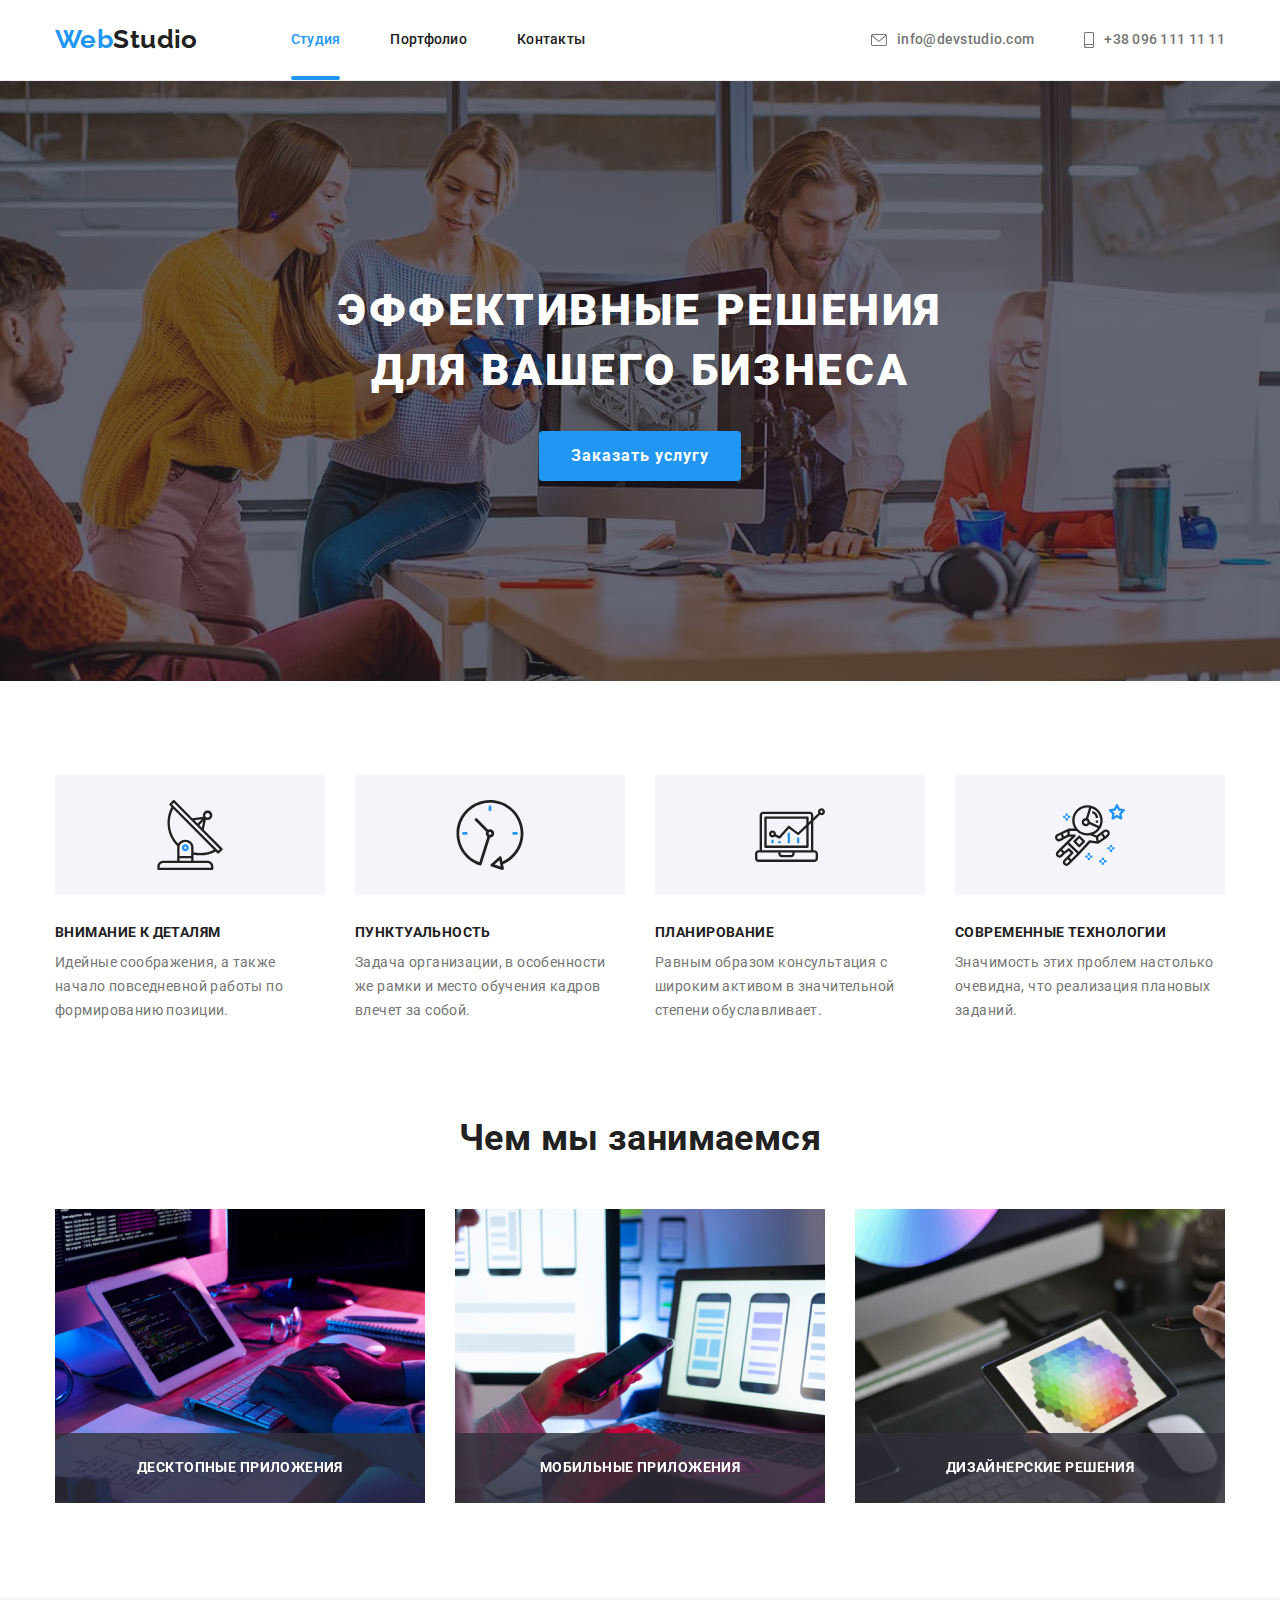
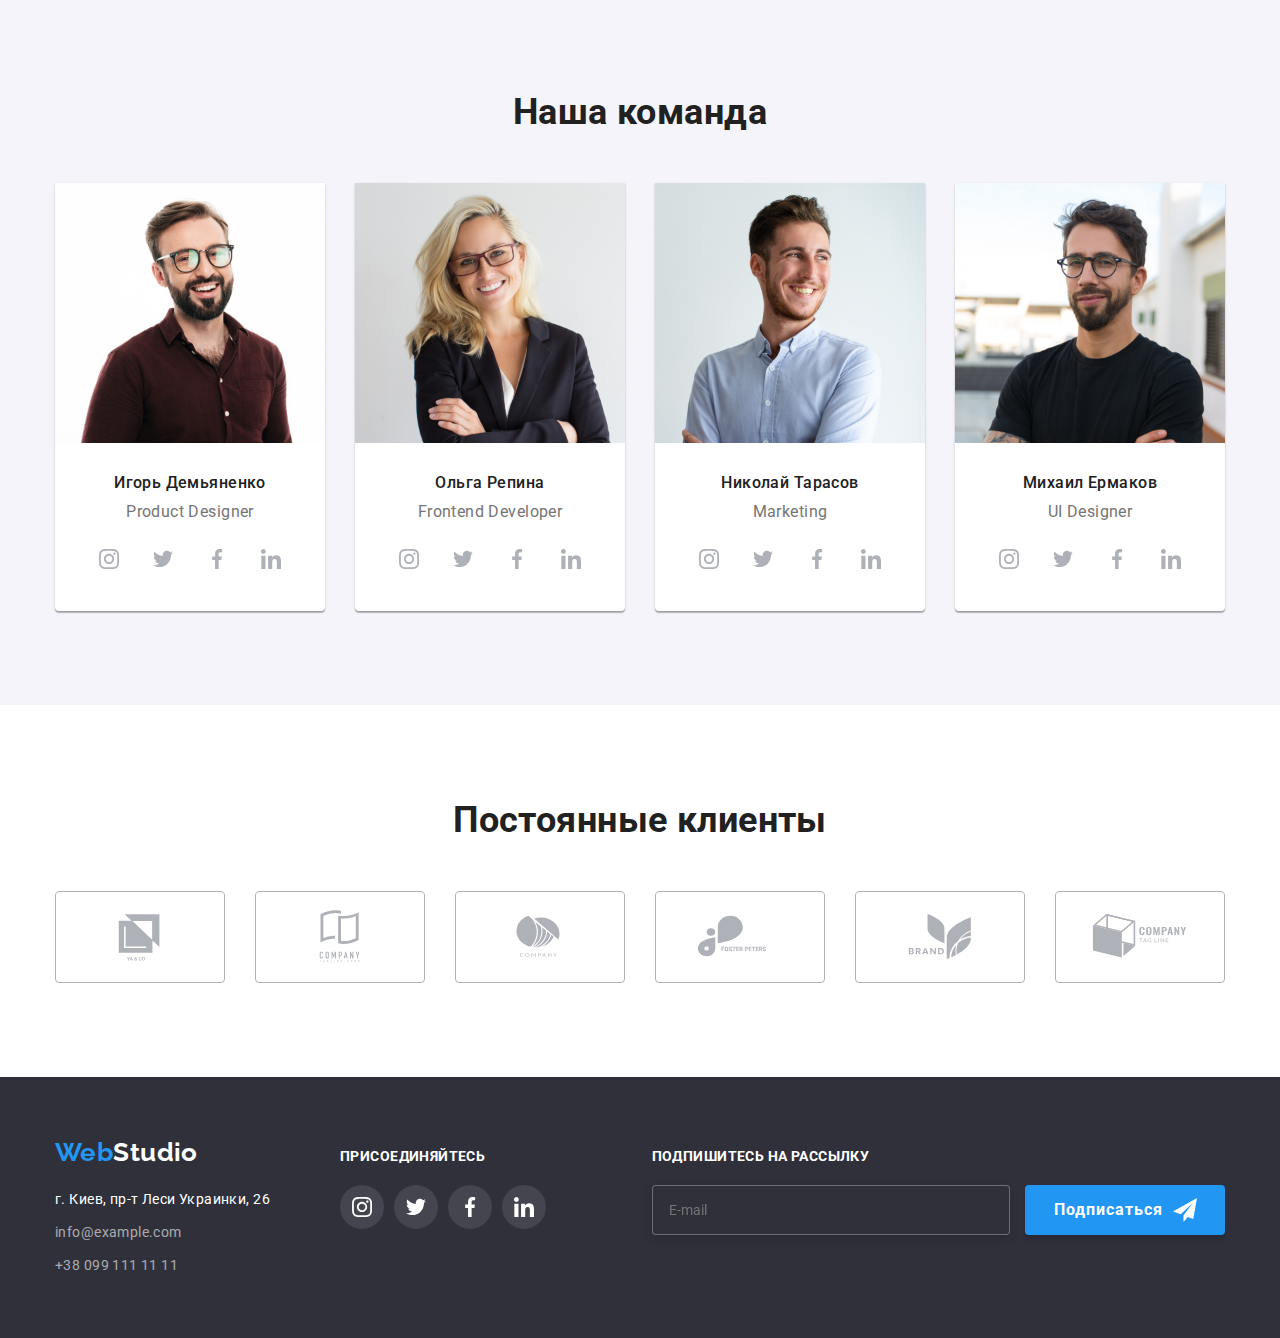
<file: index.html>
<!DOCTYPE html>
<html lang="ru">
<head>
	<meta charset="UTF-8">
	<meta http-equiv="X-UA-Compatible" content="IE=edge">
	<meta name="viewport" content="width=device-width, initial-scale=1.0">
	<title>WebStudio</title>
	<link href="https://fonts.googleapis.com/css2?family=Raleway:wght@700&family=Roboto:wght@400;500;700;900&display=swap" rel="stylesheet">
	<link rel="stylesheet" href="https://cdnjs.cloudflare.com/ajax/libs/modern-normalize/1.1.0/modern-normalize.min.css">
	<link rel="stylesheet" href="./css/style.css">
</head>
<body class="link">
	
<!-- Header сайта -->

<header>
	<div class="header container">
		<nav class="nav">
			<a href="./index.html" class="logo"><span class="logo-title">Web</span>Studio</a>
				<ul class="site-nav list-style">
				<li class="item"><a href="./index.html"  class="link current">Студия</a></li>
				<li class="item"><a href="./portfolio.html"  class="link">Портфолио</a></li>
				<li class="item"><a href=""  class="link">Контакты</a></li>
			</ul>
		</nav>
		<ul class="info list-style">
			<li class="item">
				<a href="mailto:info@devstudio.com" class="info-link" >
					<svg class="email-icon" width="16" height="12">
				<use href="./images/icons.svg#icon-emeil"
				></use>
			</svg>info@devstudio.com</a></li>
			<li class="item"><a href="tel:+380961111111" class="info-link">
				<svg class="tel-icon" width="10" height="16">
					<use href="./images/icons.svg#icon-smartphone"
					></use>
				</svg>+38 096 111 11 11</a></li>
		</ul>
	</div>
	
</header>

<!-- Main сайта -->

<main>

<section class="hero">
	<div class="container">
		<h1 class="title">Эффективные решения для вашего бизнеса</h1>
		<button type="button" class="button" data-modal-open>Заказать услугу</button>
		<div class="backdrop is-hidden" data-modal>
			<div class="modal">
				<h2 class="modal-title">Оставьте свои данные, мы вам перезвоним</h2>
				<form class="form">
					<label class="form-field">
						<span class="form-label">Имя</span>
						<input 
							type="text"
							class="form-input" 
							name="name" 
							placeholder=" "
							required/>
						
						<span class="icon-form">
							<svg width="18" height="18">
								<use href="./images/icons.svg#icon-person"></use>
							</svg>
						</span>
					</label>

					<label class="form-field">
						<span class="form-label">Телефон</span>
						<input 
							type="tel"
							class="form-input" 
							name="tel"
							placeholder=" "
							required/>
						
						<span class="icon-form">
							<svg width="18" height="18">
								<use href="./images/icons.svg#icon-phone"></use>
							</svg>
						</span>
					</label>

					<label class="form-field">
						<span class="form-label">Почта</span>
						<input 
							type="email"
							class="form-input" 
							name="mail" 
							placeholder=" "
							required/>
						<span class="icon-form">
							<svg width="18" height="18">
								<use href="./images/icons.svg#icon-email"></use>
							</svg>
						</span>
					</label>

					<label class="form-field">
						<span class="form-label">Комментарий</span>
						<textarea
							class="form-textarea"
							name="comment" 
							rows="5"
							placeholder="Введите текст"></textarea>
					</label>
					
					<label class="checkbox-label">
						<input 
							type="checkbox"
							class="form-checkbox" 
							name="policy"
							value="policy"
							required/>
						<span class="icon-check">
							</span>
						<span class="checkbox-text">Соглашаюсь с рассылкой и принимаю <a href="#" class="text-policy">Условия договора</a></span>
					</label>

					<button type="submit" class="form-btn button">Отправить</button>
				</form>
				
				<button class="btn" data-modal-close>
					<svg class="close-icon" width="18" height="18">
						<use href="./images/icons.svg#icon-close"
						></use>
					</svg>
				</button>
			</div>
		</div>
	</div>
</section>

<section class="benefits">
	<div class="container">
		<h2 class="section-title visually-hidden">Наши преимущества</h2>
		<ul class="benefits-list list-style">
			<li class="item">
				<div class="benefits-icon">
					<svg class="icon" width="70" height="70">
						<use href="./images/icons.svg#icon-antenna"
						></use>
					</svg>
				</div>
				<h3 class="title-description">Внимание к деталям</h3>
				<p class="description">Идейные соображения, а также начало повседневной работы по формированию позиции.</p>
			</li>
			<li class="item">
				<div class="benefits-icon">
					<svg class="icon" width="70" height="70">
						<use href="./images/icons.svg#icon-clock"
						></use>
					</svg>
				</div>
				<h3 class="title-description">Пунктуальность</h3>
				<p class="description">Задача организации, в особенности же рамки и место обучения кадров влечет за собой.</p>
			</li>
			<li class="item">
				<div class="benefits-icon">
					<svg class="icon" width="70" height="70">
						<use href="./images/icons.svg#icon-diagram"
						></use>
					</svg>
				</div>
				<h3 class="title-description">Планирование</h3>
				<p class="description">Равным образом консультация с широким активом в значительной степени обуславливает.</p>
			</li>
			<li class="item">
				<div class="benefits-icon">
					<svg class="icon" width="70" height="70">
						<use href="./images/icons.svg#icon-astronaut"
						></use>
					</svg>
				</div>
				<h3 class="title-description">Современные технологии</h3>
				<p class="description">Значимость этих проблем настолько очевидна, что реализация плановых заданий.</p>
			</li>
		</ul>
	</div>
</section>

<section class="about">
	<div class="container">
		<h2 class="section-title">Чем мы занимаемся</h2>
		<ul class="about-list list-style">
			<li class="item">
				<img src="./images/class01.jpg" alt="занятие1" width="370" height="294">
				<p class="about-text">Десктопные приложения</p>
			</li>
			<li class="item">
					<img src="./images/class02.jpg" alt="занятие2" width="370" height="294">
					<p class="about-text">Мобильные приложения</p>
			</li>
			<li class="item">
					<img src="./images/class03.jpg" alt="занятие3" width="370" height="294">
					<p class="about-text">Дизайнерские решения</p>
			</li>
		</ul>
	</div>
</section>

<section class="section-team">
	<div class="container">
		<h2 class="section-title team">Наша команда</h2>
		<ul class="team-list list-style">
			<li class="team-item">
				<img src="./images/member01.jpg" 
					alt="Игорь Демьяненко"
					width="270" 
					height="260" />
					<div class="foto-content">
						<h3 class="title-foto">Игорь Демьяненко</h3>
						<p class="foto-description">Product Designer</p>
						<ul class="socpublic list-style">
							<li class="socpublic-item">
								<a href="" class="socpublic-link link">
									<svg class="icon-socpublic" width="20" height="20">
										<use href="./images/icons.svg#icon-instagram"
										></use>
									</svg>
								</a>
							</li>
							<li class="socpublic-item">
								<a href="" class="socpublic-link link">
									<svg class="icon-socpublic" width="20" height="20">
										<use href="./images/icons.svg#icon-twitter"
										></use>
									</svg>
								</a>
							</li>
							<li class="socpublic-item">
								<a href="" class="socpublic-link link">
									<svg class="icon-socpublic" width="20" height="20">
										<use href="./images/icons.svg#icon-facebook"
										></use>
									</svg>
								</a>
							</li>
							<li class="socpublic-item">
								<a href="" class="socpublic-link link">
									<svg class="icon-socpublic" width="20" height="20">
										<use href="./images/icons.svg#icon-linkedin"
										></use>
									</svg>
								</a>
							</li>
						</ul>
					</div>
				
			</li>
			<li class="team-item">
				<img src="./images/member02.jpg" 
					alt="Ольга Репина" 
					width="270" 
					height="260" />
					<div class="foto-content">
						<h3 class="title-foto">Ольга Репина</h3>
						<p class="foto-description">Frontend Developer</p>
						<ul class="socpublic list-style">
							<li class="socpublic-item">
								<a href="" class="socpublic-link link">
									<svg class="icon-socpublic" width="20" height="20">
										<use href="./images/icons.svg#icon-instagram"
										></use>
									</svg>
								</a>
							</li>
							<li class="socpublic-item">
								<a href="" class="socpublic-link link">
									<svg class="icon-socpublic" width="20" height="20">
										<use href="./images/icons.svg#icon-twitter"
										></use>
									</svg>
								</a>
							</li>
							<li class="socpublic-item">
								<a href="" class="socpublic-link link">
									<svg class="icon-socpublic" width="20" height="20">
										<use href="./images/icons.svg#icon-facebook"
										></use>
									</svg>
								</a>
							</li>
							<li class="socpublic-item">
								<a href="" class="socpublic-link link">
									<svg class="icon-socpublic" width="20" height="20">
										<use href="./images/icons.svg#icon-linkedin"
										></use>
									</svg>
								</a>
							</li>
						</ul>
					</div>
				
			</li>
			<li class="team-item">
				<img src="./images/member03.jpg" 
					alt="Николай Тарасов" 
					width="270" 
					height="260" />
					<div class="foto-content">
						<h3 class="title-foto">Николай Тарасов</h3>
						<p class="foto-description">Marketing</p>
						<ul class="socpublic list-style">
							<li class="socpublic-item">
								<a href="" class="socpublic-link link">
									<svg class="icon-socpublic" width="20" height="20">
										<use href="./images/icons.svg#icon-instagram"
										></use>
									</svg>
								</a>
							</li>
							<li class="socpublic-item">
								<a href="" class="socpublic-link link">
									<svg class="icon-socpublic" width="20" height="20">
										<use href="./images/icons.svg#icon-twitter"
										></use>
									</svg>
								</a>
							</li>
							<li class="socpublic-item">
								<a href="" class="socpublic-link link">
									<svg class="icon-socpublic" width="20" height="20">
										<use href="./images/icons.svg#icon-facebook"
										></use>
									</svg>
								</a>
							</li>
							<li class="socpublic-item">
								<a href="" class="socpublic-link link">
									<svg class="icon-socpublic" width="20" height="20">
										<use href="./images/icons.svg#icon-linkedin"
										></use>
									</svg>
								</a>
							</li>
						</ul>
						
					</div>
				
			</li>
			<li class="team-item">
				<img src="./images/member04.jpg" 
					alt="Михаил Ермаков" 
					width="270" 
					height="260" />
					<div class="foto-content">
						<h3 class="title-foto">Михаил Ермаков</h3>
						<p class="foto-description">UI Designer</p>
						<ul class="socpublic list-style">
							<li class="socpublic-item">
								<a href="" class="socpublic-link link">
									<svg class="icon-socpublic" width="20" height="20">
										<use href="./images/icons.svg#icon-instagram"
										></use>
									</svg>
								</a>
							</li>
							<li class="socpublic-item">
								<a href="" class="socpublic-link link">
									<svg class="icon-socpublic" width="20" height="20">
										<use href="./images/icons.svg#icon-twitter"
										></use>
									</svg>
								</a>
							</li>
							<li class="socpublic-item">
								<a href="" class="socpublic-link link">
									<svg class="icon-socpublic" width="20" height="20">
										<use href="./images/icons.svg#icon-facebook"
										></use>
									</svg>
								</a>
							</li>
							<li class="socpublic-item">
								<a href="" class="socpublic-link link">
									<svg class="icon-socpublic"  width="20" height="20">
										<use href="./images/icons.svg#icon-linkedin"
										></use>
									</svg>
								</a>
							</li>
						</ul>
					</div>
			</li>
		</ul>
	</div>
</section>

<section class="clients">
	<div class="container">
		<h2 class="clients-title">Постоянные клиенты</h2>
		<ul class="clients-list list-style">
			<li class="clients-item">
				<a href="" class="clients-company link">
					<svg class="icon-company" width="106" height="60">
						<use href="./images/icons.svg#icon-company01"
						></use>
					</svg>
				</a>
			</li>
			<li class="clients-item">
				<a href="" class="clients-company link">
					<svg class="icon-company" width="106" height="60">
						<use href="./images/icons.svg#icon-company02"
						></use>
					</svg>
				</a>
			</li>
			<li class="clients-item">
				<a href="" class="clients-company link">
					<svg class="icon-company" width="106" height="60">
						<use href="./images/icons.svg#icon-company03"
						></use>
					</svg>
				</a>
			</li>
			<li class="clients-item">
				<a href="" class="clients-company link">
					<svg class="icon-company" width="106" height="60">
						<use href="./images/icons.svg#icon-company04"
						></use>
					</svg>
				</a>
			</li>
			<li class="clients-item">
				<a href="" class="clients-company link">
					<svg class="icon-company" width="106" height="60">
						<use href="./images/icons.svg#icon-company05"
						></use>
					</svg>
				</a>
			</li>
			<li class="clients-item">
				<a href="" class="clients-company link">
					<svg class="icon-company" width="106" height="60">
						<use href="./images/icons.svg#icon-company06"
						></use>
					</svg>
				</a>
			</li>
		</ul>
	</div>

</section>

</main>

<!-- Footer сайта -->

<footer class="footer">
	<div class="container footer-container">
		<div class="footer-nav">
			<a href="./index.html" class="footer-logo logo"><span class="logo-title">Web</span>Studio</a>
	
		<address>
			<ul class="footer-list list-style">
				<li class="item"><a href="https://goo.gl/maps/6TennLFHAqJzWJgR6" class="footer-address footer-link" target="_blank" rel="noopener noreferrer nofollow">г. Киев, пр-т Леси Украинки, 26</a></li>
				<li class="item"><a href="mailto:info@example.com" class="info-link ">info@example.com</a></li>
				<li class="item"><a href="tel:+380991111111" class="info-link">+38 099 111 11 11</a></li>
			</ul>
		</address>
		</div>
			
		<div class="footer-socpublic">
			<h2 class="footer-title">Присоединяйтесь</h2>
		<ul class="socpublic list-style">
			<li class="socpublic-item">
				<a href="" class="socpublic-link footer-icon link">
					<svg class="icon-socpublic" width="20" height="20">
						<use href="./images/icons.svg#icon-instagram"
						></use>
					</svg>
				</a>
			</li>
			<li class="socpublic-item">
				<a href="" class="socpublic-link footer-icon link">
					<svg class="icon-socpublic" width="20" height="20">
						<use href="./images/icons.svg#icon-twitter"
						></use>
					</svg>
				</a>
			</li>
			<li class="socpublic-item">
				<a href="" class="socpublic-link footer-icon link">
					<svg class="icon-socpublic" width="20" height="20">
						<use href="./images/icons.svg#icon-facebook"
						></use>
					</svg>
				</a>
			</li>
			<li class="socpublic-item">
				<a href="" class="socpublic-link footer-icon link">
					<svg class="icon-socpublic" width="20" height="20">
						<use href="./images/icons.svg#icon-linkedin"
						></use>
					</svg>
				</a>
			</li>
		</ul>
		</div>

		<div class="footer-form">
			<h2 class="footer-title">Подпишитесь на рассылку</h2>
			<form>
				<label>
					<input type="email" class="email" name="mail" placeholder="E-mail" required />
				</label>

<button type="submit" class="submit button">Подписаться
	<svg class="send-icon" width="24" height="24">
		<use href="./images/icons.svg#icon-send"
		></use>
	</svg>
</button>
			</form>
		</div>
		
	</div>
</footer>
<script src="./js/modal.js"></script>
</body>
</html>
</file>
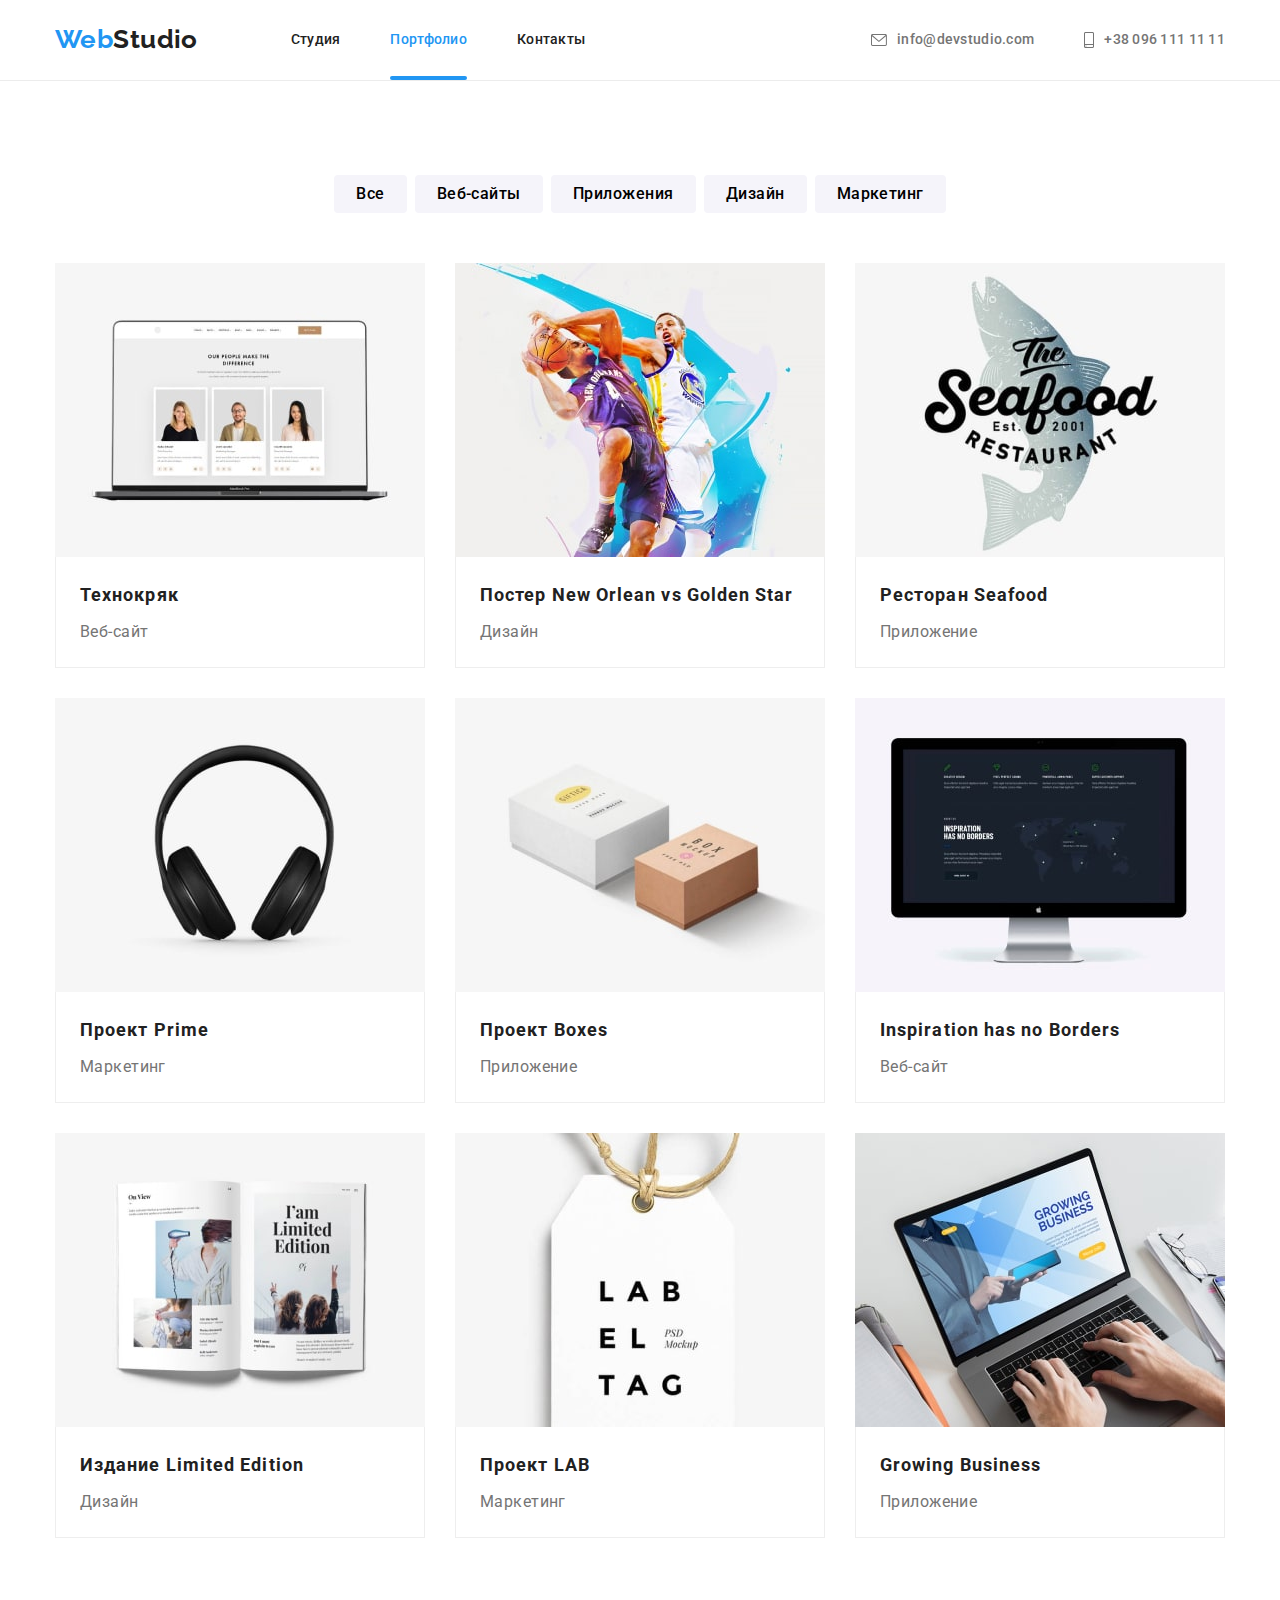
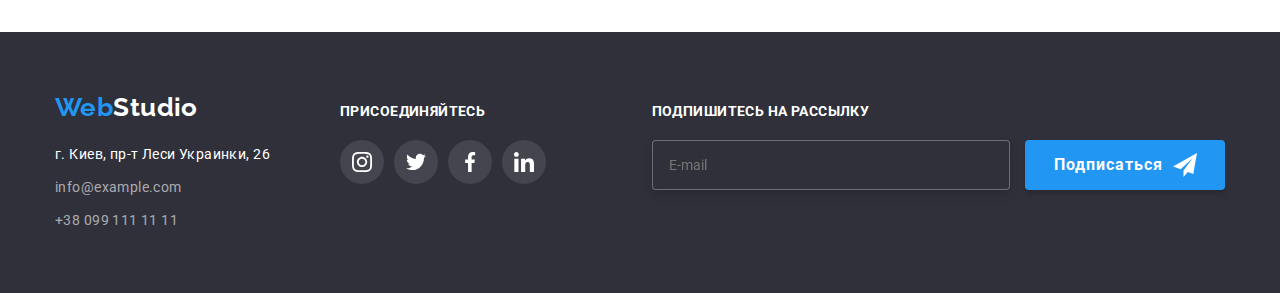
<file: portfolio.html>
<!DOCTYPE html>
<html lang="ru">
<head>
	<meta charset="UTF-8">
	<meta http-equiv="X-UA-Compatible" content="IE=edge">
	<meta name="viewport" content="width=device-width, initial-scale=1.0">
	<title>Portfolio</title>
	<link href="https://fonts.googleapis.com/css2?family=Raleway:wght@700&family=Roboto:wght@400;500;700;900&display=swap" rel="stylesheet">
	<link rel="stylesheet" href="https://cdnjs.cloudflare.com/ajax/libs/modern-normalize/1.1.0/modern-normalize.min.css">
	<link rel="stylesheet" href="./css/style.css">
</head>
<body class="link">
	
<!-- Header сайта -->

<header>
	<div class="header container">
		<nav class="nav">
			<a href="./index.html" class="logo"><span class="logo-title">Web</span>Studio</a>
				<ul class="site-nav list-style">
				<li class="item"><a href="./index.html"  class="link">Студия</a></li>
				<li class="item"><a href="./portfolio.html"  class="link current">Портфолио</a></li>
				<li class="item"><a href=""  class="link">Контакты</a></li>
			</ul>
		</nav>
		<ul class="info list-style">
			<li class="item">
				<a href="mailto:info@devstudio.com" class="info-link" >
					<svg class="email-icon" width="16" height="12">
				<use href="./images/icons.svg#icon-emeil"
				></use>
			</svg>info@devstudio.com</a></li>
			<li class="item"><a href="tel:+380961111111" class="info-link">
				<svg class="tel-icon" width="10" height="16">
					<use href="./images/icons.svg#icon-smartphone"
					></use>
				</svg>+38 096 111 11 11</a></li>
		</ul>
	</div>
</header>

<!-- Main сайта -->

<main>

	<section class="section-btn">
		<div class="container">

			<h1 class="visually-hidden">Наши проекты</h1>
			<ul class="btn-container list-style">
				<li class="item"><button type="button" class="button-portfolio">Все</button></li>
				<li class="item"><button type="button" class="button-portfolio">Веб-сайты</button></li>
				<li class="item"><button type="button" class="button-portfolio">Приложения</button></li>
				<li class="item"><button type="button" class="button-portfolio">Дизайн</button></li>
				<li class="item"><button type="button" class="button-portfolio">Маркетинг</button></li>
			</ul>

			<ul class="project-list list-style">
				<li class="item">
					<a href="" class="project-card">
						<div class="project-thumb">
							<img src="./images/portfolio-1.jpg" alt="Технокряк" width="370" height="294">
							<p class="project-text">Ресурс предлагает комплексные предложения с разным уровнем функционала и сервисов. Все это позволит посетителю получить исчерпывающие сведения о компании или частном лице.</p>
						</div>
						<div class="img-content">
							<h2 class="project-title">Технокряк</h2>
							<p class="project-description">Веб-сайт</p>
						</div>
					</a>
				</li>
				<li class="item">
					<a href="" class="project-card">
						<div class="project-thumb">
							<img src="./images/portfolio-2.jpg" alt="Постер New Orlean vs Golden Star" width="370" height="294">
						<p class="project-text">Ресурс предлагает комплексные предложения с разным уровнем функционала и сервисов. Все это позволит посетителю получить исчерпывающие сведения о компании или частном лице.</p>
						</div>
						<div class="img-content">
							<h2 class="project-title">Постер New Orlean vs Golden Star</h2>
							<p class="project-description">Дизайн</p>
						</div>
					</a>
				</li>
				<li class="item">
					<a href="" class="project-card">
						<div class="project-thumb">
							<img src="./images/portfolio-3.jpg" alt="Иконка ресторана Seafood" width="370" height="294">
							<p class="project-text">Ресурс предлагает комплексные предложения с разным уровнем функционала и сервисов. Все это позволит посетителю получить исчерпывающие сведения о компании или частном лице.</p>
						</div>
						<div class="img-content">
							<h2 class="project-title">Ресторан Seafood</h2>
							<p class="project-description">Приложение</p>
						</div>
					</a>
				</li>
				<li class="item">
					<a href="" class="project-card">
						<div class="project-thumb">
							<img src="./images/portfolio-4.jpg" alt="Проект Prime" width="370" height="294">
							<p class="project-text">Ресурс предлагает комплексные предложения с разным уровнем функционала и сервисов. Все это позволит посетителю получить исчерпывающие сведения о компании или частном лице.</p>
						</div>
						<div class="img-content">
							<h2 class="project-title">Проект Prime</h2>
							<p class="project-description">Маркетинг</p>
						</div>
					</a>
				</li>
				<li class="item">
					<a href="" class="project-card">
						<div class="project-thumb">
							<img src="./images/portfolio-5.jpg" alt="Проект Boxes" width="370" height="294">
							<p class="project-text">Ресурс предлагает комплексные предложения с разным уровнем функционала и сервисов. Все это позволит посетителю получить исчерпывающие сведения о компании или частном лице.</p>
						</div>
						<div class="img-content">
							<h2 class="project-title">Проект Boxes</h2>
							<p class="project-description">Приложение</p>
						</div>
					</a>
				</li>
				<li class="item">
					<a href="" class="project-card">
						<div class="project-thumb">
							<img src="./images/portfolio-6.jpg" alt="Веб-сайт Inspiration has no Borders" width="370" height="294">
						<p class="project-text">Ресурс предлагает комплексные предложения с разным уровнем функционала и сервисов. Все это позволит посетителю получить исчерпывающие сведения о компании или частном лице.</p>
						</div>
						<div class="img-content">
							<h2 class="project-title" lang="en">Inspiration has no Borders</h2>
							<p class="project-description">Веб-сайт</p>
						</div>
					</a>
				</li>
				<li class="item">
					<a href="" class="project-card">
						<div class="project-thumb">
							<img src="./images/portfolio-7.jpg" alt="Дизайн издания Limited Edition" width="370" height="294">
							<p class="project-text">Ресурс предлагает комплексные предложения с разным уровнем функционала и сервисов. Все это позволит посетителю получить исчерпывающие сведения о компании или частном лице.</p>
						</div>
						<div class="img-content">
							<h2 class="project-title">Издание Limited Edition</h2>
							<p class="project-description">Дизайн</p>
						</div>
					</a>
				</li>
				<li class="item">
				<a href="" class="project-card">
					<div class="project-thumb">
						<img src="./images/portfolio-8.jpg" alt="Проект LAB" width="370" height="294">
						<p class="project-text">Ресурс предлагает комплексные предложения с разным уровнем функционала и сервисов. Все это позволит посетителю получить исчерпывающие сведения о компании или частном лице.</p>
					</div>
						<div class="img-content">
							<h2 class="project-title" >Проект LAB</h2>
							<p class="project-description">Маркетинг</p>
						</div>
				</a>
				</li>
				<li class="item">
					<a href="" class="project-card">
						<div class="project-thumb">
							<img src="./images/portfolio-9.jpg" alt="Приложение Growing Business" width="370" height="294">
							<p class="project-text">Ресурс предлагает комплексные предложения с разным уровнем функционала и сервисов. Все это позволит посетителю получить исчерпывающие сведения о компании или частном лице.</p>
						</div>
						<div class="img-content">
							<h2 class="project-title" lang="en">Growing Business</h2>
							<p class="project-description">Приложение</p>
						</div>
					</a>
				</li>
			</ul>

		</div>

	</section>
</main>

	<!-- Footer сайта -->

	<footer class="footer">
		<div class="container footer-container">
			<div class="footer-nav">
				<a href="./index.html" class="footer-logo logo"><span class="logo-title">Web</span>Studio</a>
		
			<address>
				<ul class="footer-list list-style">
					<li class="item"><a href="https://goo.gl/maps/6TennLFHAqJzWJgR6" class="footer-address footer-link" target="_blank" rel="noopener noreferrer nofollow">г. Киев, пр-т Леси Украинки, 26</a></li>
					<li class="item"><a href="mailto:info@example.com" class="info-link ">info@example.com</a></li>
					<li class="item"><a href="tel:+380991111111" class="info-link">+38 099 111 11 11</a></li>
				</ul>
			</address>
			</div>
				
			<div class="footer-socpublic">
				<h2 class="footer-title">Присоединяйтесь</h2>
			<ul class="socpublic list-style">
				<li class="socpublic-item">
					<a href="" class="socpublic-link footer-icon link">
						<svg class="icon-socpublic" width="20" height="20">
							<use href="./images/icons.svg#icon-instagram"
							></use>
						</svg>
					</a>
				</li>
				<li class="socpublic-item">
					<a href="" class="socpublic-link footer-icon link">
						<svg class="icon-socpublic" width="20" height="20">
							<use href="./images/icons.svg#icon-twitter"
							></use>
						</svg>
					</a>
				</li>
				<li class="socpublic-item">
					<a href="" class="socpublic-link footer-icon link">
						<svg class="icon-socpublic" width="20" height="20">
							<use href="./images/icons.svg#icon-facebook"
							></use>
						</svg>
					</a>
				</li>
				<li class="socpublic-item">
					<a href="" class="socpublic-link footer-icon link">
						<svg class="icon-socpublic" width="20" height="20">
							<use href="./images/icons.svg#icon-linkedin"
							></use>
						</svg>
					</a>
				</li>
			</ul>
			</div>
			
			<div class="footer-form">
				<h2 class="footer-title">Подпишитесь на рассылку</h2>
				<form action="">
					<label>
						<input type="email" class="email" name="mail" placeholder="E-mail">
					</label>
	
	<button type="submit" class="submit button">Подписаться
		<svg class="send-icon" width="24" height="24">
			<use href="./images/icons.svg#icon-send"
			></use>
		</svg>
	</button>
				</form>
			</div>

		</div>
	</footer>
	<script src="./js/modal.js"></script>
	</body>
	</html>
</file>
<file: css/style.css>
:root {
--primary-text-color: #212121;
--secondary-text-color: #757575;
--title-text-color: #FFFFFF;
--accent-color: #2196F3 ;
--footer-color: #2F303A;
--section-background: #F5F4FA;
--footer-list-color: rgba(255, 255, 255, 0.6);
--border-color: #EEEEEE;
--border-bottom-color: #ECECEC;
--color-icon: #afb1b8;
--color-icon-close: #000000;
--btn-hover-color: #188CE8;
--time: 250ms;
--function-animation: cubic-bezier(0.4, 0, 0.2, 1);
}

html {
	box-sizing: border-box;
}

body {
	color: var(--primary-text-color);
	background-color:var(--title-text-color);

	font-family: Roboto, sans-serif;
	letter-spacing: 0.03em;
	font-size: 14px;
}

h1,
h2,
h3,
h4,
h5,
h6,
p {
	margin: 0;
}

img {
	display: block;
}

.container {
	width: 1200px;
	padding-left: 15px;
	padding-right: 15px;
	margin-left: auto;
	margin-right: auto;
}

.link a {
	text-decoration: none;
}

.visually-hidden {
	position: absolute;
	width: 1px;
	height: 1px;
	margin: -1px;
	border: 0;
	padding: 0;
	
	white-space: nowrap;
	clip-path: inset(100%);
	clip: rect(0 0 0 0);
	overflow: hidden;
}

.list-style {
	list-style: none;
	padding: 0;
	margin: 0;
}

/* ----------------------HEADER------------------ */

header {
	border-bottom: 1px solid var(--border-bottom-color);
}

.header {
	display: flex;
}

.nav {
	display: flex;
	justify-content: flex-start;
}

.nav .link {
	display: block;
	padding-top: 32px;
	padding-bottom: 32px;

	color: var(--primary-text-color);

	font-weight: 500;
	letter-spacing: 0.02em;
	line-height: 1.14;

	transition: color var(--time) var(--function-animation);
}

.nav .link.current {
	color: var(--accent-color);
	position: relative;
}

.current::after {
	position: absolute;
	left: 0;
	bottom: 0;
	display: block;
	content: '';
	width: 100%;
	height: 4px;
	border-radius: 2px;

	background-color: var(--accent-color);
	
}

.nav .link:hover,
.nav .link:focus {
	color: var(--accent-color);
}

.logo {
	padding-top: 24px;
	padding-bottom: 25px;

	color: var(--primary-text-color);

	font-family: Raleway, sans-serif;
	font-weight: 700;
	font-size: 26px;
	line-height: 1.19;
}

.logo-title {
	color: var(--accent-color);
}

.header .info .info-link {
	display: flex;
	align-items: center;
	padding-top: 32px;
	padding-bottom: 32px;
}

.header .info {
	margin-left: auto;
}

.info-link {
	color: var(--secondary-text-color);

	font-weight: 500;
	letter-spacing: 0.02em;
	line-height: 1.14;

	transition: color var(--time) var(--function-animation);
}

.info-link:hover,
.info-link:focus {
	color: var(--accent-color);
}

.site-nav {
	display: flex;
	margin-left: 93px;
}

.site-nav .item + .item {
	margin-left: 50px;
}

.email-icon{
	fill: currentColor;
	margin-right: 10px;
}

.tel-icon{
	fill: currentColor;
	margin-right: 10px;
}

.container .info {
	display: flex;
}

.container .info .item + .item {
	margin-left: 50px;
}

/* ----------------------HERO------------------ */

.hero {
	max-width: 1600px;
	height: 600px;
	margin-left: auto;
	margin-right: auto;
	padding-top: 200px;
	padding-bottom: 200px;

	background-color: var(--footer-color);
	background-image: linear-gradient(to right, rgba(47, 48, 58, 0.4), rgba(47, 48, 58, 0.4)), 
	url("../images/header-backgound.jpg");
	background-repeat: no-repeat;
	background-size: cover;
	background-position: center;
	text-align: center;
}

.title {
	width: 696px;
	margin-bottom: 30px;
	margin-left: auto;
	margin-right: auto;
	text-align: center;
	
	color: var(--title-text-color);

	font-weight: 900;
	font-size: 44px;
	line-height: 1.36;
	letter-spacing: 0.06em;
	text-transform: uppercase;
}

.button {
	display: inline-block;
	border: none;
	box-shadow: 0px 4px 4px rgba(0, 0, 0, 0.15);
	border-radius: 4px;
	min-width: 200px;
	padding: 10px 32px;
	
	background-color: var(--accent-color);
	color: var(--title-text-color);

	font-family: inherit;
	font-weight: 700;
	font-size: 16px;
	line-height: 1.88;
	letter-spacing: 0.06em;
	cursor: pointer;
	text-align: center;

	transition: background-color var(--time) var(--function-animation);
}

.button:hover, 
.button:focus {
	background-color: var(--btn-hover-color);
}

.backdrop {
	position: fixed;
	top: 0;
	left: 0;
	width: 100%;
	height: 100%;
	background: rgba(0, 0, 0, 0.2);

	opacity: 1;
	transition: opacity var(--time) var(--function-animation), visibility var(--time) var(--function-animation);
}

.backdrop.is-hidden {
	visibility: none;
	opacity: 0;
	pointer-events: none;
}

.backdrop.is-hidden .modal {
	transform: translate(-50%,-50%) scale(0.8);
}

.modal {
	position: absolute;
	top: 50%;
	left: 50%;
	padding: 40px;

	width: 528px;
	height: 581px;

	background: var(--title-text-color);
	box-shadow: 0px 1px 3px rgba(0, 0, 0, 0.12), 0px 1px 1px rgba(0, 0, 0, 0.14), 0px 2px 1px rgba(0, 0, 0, 0.2);
	border-radius: 4px;
	
	transform: translate(-50%,-50%) scale(1);
	transition: transform var(--time) var(--function-animation);
}

.modal-title {
	margin-bottom: 12px;
	font-weight: 700;
	font-size: 20px;
	line-height: 1.15;
	text-align: center;
}

.form {
	margin-left: auto;
	margin-right: auto;
}

.form-field {
	position: relative;
	display: flex;
	flex-direction: column;
	margin-bottom: 10px;
	color: var(--primary-text-color);
}

label:nth-last-of-type(2) {
	margin-bottom: 20px;
}

.form-input {
	padding: 12px 42px;
	width: 100%;
	height: 40px;

	border: 1px solid rgba(33, 33, 33, 0.2);
	border-radius: 4px;
	outline: none;

	font: inherit;
	transition: border-color var(--time) var(--function-animation);
}

.form-label {
	margin-bottom: 4px;
	text-align: start;

	color: var(--secondary-text-color);

	font-size: 12px;
	line-height: 1.17;
	letter-spacing: 0.01em;
}

.icon-form {
	position: absolute;
	top: 29px;
	left: 15px;

	fill: currentColor;

	transition: color var(--time) var(--function-animation);
}

.form-field:focus-within > .icon-form,
.form-field:hover > .icon-form {
	color: var(--accent-color);
}

.form-field:focus-within > .form-input,
.form-field:hover > .form-input {
	border-color: var(--accent-color);
}

.form-textarea {
	margin: 0;
	padding: 12px 16px;
	width: 100%;
	height: 120px;
	resize: none;

	border: 1px solid rgba(33, 33, 33, 0.2);
	border-radius: 4px;
	outline: none;
	font: inherit;

	transition: border-color var(--time) var(--function-animation);
}

.form-textarea:focus-within, .form-textarea:hover {
	border-color: var(--accent-color);;
}

.checkbox-label {
	position: relative;
	display: flex;
	align-items: center;
	margin-bottom: 30px;
}

.form-checkbox {
	position: absolute;
	width: 1px;
	height: 1px;
	margin: -1px;
	border: 0;
	padding: 0;
	clip: rect(0 0 0 0);
	overflow: hidden;
}

.icon-check {
	margin-right: 9px;
	margin-left: 12px;
	width: 16px;
	height: 15px;
	border: 2px solid #212121;
	border-radius: 2px;
}

.form-checkbox:checked + .icon-check {
	background-color: var(--accent-color);
	border-color: var(--accent-color);
	background-image: url(../images/check.svg);
	background-size: contain;
	background-origin: border-box;
}

.checkbox-text {
	font-size: 14px;
	line-height: 1.71;
	letter-spacing: 0.03em;
	color: var(--secondary-text-color);
}

.checkbox-text .text-policy {
	color: var(--accent-color);
	text-decoration: underline;
}

.form-btn {
	padding-left: 56px;
	padding-right: 55px;
}

.btn {
	position: absolute;
	right: 8px;
	top: 8px;
	display: flex;
	justify-content: center;
	align-items: center;
	width: 30px;
	height: 30px;
	border: 1px solid rgba(0, 0, 0, 0.1);
	border-radius: 50%;
	background: transparent;

	color: var(--color-icon-close);

	cursor: pointer;
	transition: color var(--time) var(--function-animation);
}

.close-icon {
	fill: currentColor;
}

.btn:hover,
.btn:focus {
	color: var(--accent-color);
}

 /* ---------------------BENEFITS------------------ */

.benefits {
	padding-top: 94px;
	padding-bottom: 94px;
}

.benefits-list {
	display: flex;
}

.benefits-list .item {
	flex-basis: calc((100% - 90px) / 4);
}

.benefits-list .item + .item{
	margin-left: 30px;
}

.benefits-icon {
	height: 120px;
	padding: 25px 100px;
	margin-bottom: 30px;

	background-color: var(--section-background);
}

.title-description {
	margin-bottom: 10px;
	
	font-weight: 700;
	font-size: 14px;
	text-transform: uppercase;
	line-height: 1.14;
}

.description {
	color: var(--secondary-text-color);

	font-weight: 400;
	line-height: 1.71;
}

/* ----------------------ABOUT------------------ */

.about {
	padding-bottom: 94px;
}

.section-title {
	margin-bottom: 50px;

	font-weight: 700;
	font-size: 36px;
	line-height: 1.17;
	text-align: center;
}

.about-list {
	display: flex;
}

.about-list .item {
	position: relative;
}

.about-list .item + .item {
	margin-left: 30px;
}

.about-text {
	position: absolute;
	width: 100%;
	height: 70px;
	bottom: 0;
	left: 0;
	display: flex;
	justify-content: center;
	align-items: center;
	background: rgba(47, 48, 58, 0.8);


	color: var(--title-text-color);

	font-weight: 700;
	line-height: 1.14;
	text-transform: uppercase;
}

/* ----------------------SECTION-TEAM------------------ */

.section-team {
	margin-top: 0;
	margin-bottom: 0;
	padding-top: 94px;
	padding-bottom: 94px;

	background-color: var(--section-background);
}

.team-list {
	display: flex;
}

.team-list .team-item + .team-item {
	margin-left: 30px;
}

.team-item {
	width: 270px;
	text-align: center;

	background-color: var(--title-text-color);
	box-shadow: 0px 1px 3px rgba(0, 0, 0, 0.12), 0px 1px 1px rgba(0, 0, 0, 0.14), 0px 2px 1px rgba(0, 0, 0, 0.2);
	border-radius: 0px 0px 4px 4px;
}

.section-title.team {
	margin-bottom: 50px;
}

.foto-content {
	padding-top: 30px;
	padding-bottom: 30px;
}

.title-foto {
	margin-bottom: 10px;

	font-weight: 500;
	font-size: 16px;
	line-height: 1.19;
	
}

.foto-description{
	color: var(--secondary-text-color);
	margin-bottom: 16px;

	font-weight: 400;
	font-size: 16px;
	line-height: 1.19;
	text-align: center;
}

.socpublic {
	display: flex;
	align-items: center;
	justify-content: center;
	}

.socpublic .socpublic-item + .socpublic-item {
	margin-left: 10px;
}

.socpublic-link {
	display: flex;
	justify-content: center;
	align-items: center;
	width: 44px;
	height: 44px;
	border-radius: 50%;
	
	color: var(--color-icon);

	transition: color var(--time) var(--function-animation), background-color var(--time) var(--function-animation);
}

.socpublic-link:hover,
.socpublic-link:focus {
	background-color: var(--accent-color);
	color: var(--title-text-color);
}

.icon-socpublic {
	fill: currentColor;
}

/* ----------------------CLIENTS------------------ */

.clients {
	padding-top: 94px;
	padding-bottom: 94px;
}

.clients-title {
	margin-bottom: 50px;

	font-weight: 700;
	font-size: 36px;
	line-height: 1.17;
	text-align: center;
}

.clients-list {
	display: flex;
}

.clients-item + .clients-item {
	margin-left: 30px;
}

.clients-company {
	display: flex;
	justify-content: center;
	align-items: center;
	width: 170px;
	height: 92px;
	border: 1px solid var(--color-icon);
	border-radius: 4px;

	color: var(--color-icon);

	transition: color var(--time) var(--function-animation), border var(--time) var(--function-animation);
}

.clients-company:hover, 
.clients-company:focus {
	color: var(--accent-color);
	border: 1px solid var(--accent-color);
}

.icon-company {
	fill: currentColor;
}

/* ----------------------FOOTER------------------ */

.footer {
	margin-top: 0;
	margin-bottom: 0;
	padding-top: 60px;
	padding-bottom: 60px;

	background-color: var(--footer-color);
}

.footer-container {
	display: flex;
	align-items: baseline;
	justify-content: space-between;
}

.footer-nav {
	margin-right: 70px;
}

.footer-logo {
	display: block;
	margin-top: 0;
	margin-bottom: 20px;
	padding-top: 0;
	padding-bottom: 0;

	color: var(--title-text-color);
}

.footer address {
	font-style: normal;
}

.footer-list .item + .item {
	margin-top: 9px;
}

.footer-list .item .info-link {
	color: var(--footer-list-color);

	font-weight: 400;
	line-height: 1.71;
	letter-spacing: 0.03em;

	transition: color var(--time) var(--function-animation);
}

.footer-list .item .info-link:hover,
.footer-list .item .info-link:focus {
	color: var(--accent-color);
}

.footer-address {
	display: block;
	margin-bottom: 0;

	color: var(--title-text-color);

	font-weight: 400;
	font-size: 14px;
	line-height: 1.71;
	letter-spacing: 0.03em;
}

.footer-link {
	transition: color var(--time) var(--function-animation);
}

.footer-link:hover,
.footer-link:focus {
	color: var(--accent-color);
}

.footer-title {
	margin-bottom: 20px;

	font-weight: 700;
	font-size: 14px;
	line-height: 1.14;
	text-transform: uppercase;

	color: var(--title-text-color);
	}

.footer-icon {
	color: var(--title-text-color);
	background-color: rgba(255, 255, 255, 0.1);
	}

.footer-form {
	margin-left: auto;
	}

.email {
	padding: 16px;
	width: 358px;
	height: 50px;
	background-color: var(--footer-color);
	border: 1px solid rgba(255, 255, 255, 0.3);
	filter: drop-shadow(0px 4px 4px rgba(0, 0, 0, 0.15));
	border-radius: 4px;
	color: var(--title-text-color);
	font-family: inherit;
	}

.email::placeholder {
	padding-top: 15px;
	padding-bottom: 15px;
	}

.submit {
	display: inline-flex;
	padding-left: 29px;
	padding-right: 28px;
	margin-left: 12px;
	justify-content: center;
	align-items: center;
	}

.send-icon {
	margin-left: 10px;
}
/* ----------------------PAGE-PORTFOLIO------------------ */

.section-btn {
	padding-top: 94px;
	padding-bottom: 94px;
}

.btn-container {
	display: flex;
	justify-content: center;
	margin-bottom: 50px;
}

.btn-container .item + .item {
	margin-left: 8px;
}

.button-portfolio {
	display: inline-block;
	padding: 6px 22px;
	border: none;
	border-radius: 4px;

	background: var(--section-background);

	font-family: inherit;
	font-weight: 500;
	font-size: 16px;
	line-height: 1.63;
	letter-spacing: 0.03em;
	text-align: center;

	transition: background-color var(--time) var(--function-animation),
	color var(--time) var(--function-animation),
	box-shadow var(--time) var(--function-animation);
}

.button-portfolio:hover,
.button-portfolio:focus {
	background-color: var(--accent-color);
	color: var(--title-text-color);
	box-shadow: 0px 3px 1px rgba(0, 0, 0, 0.1), 0px 1px 2px rgba(0, 0, 0, 0.08), 0px 2px 2px rgba(0, 0, 0, 0.12);
	border-radius: 4px;
	cursor: pointer;
}

.project-list {
	display: flex;
	flex-wrap: wrap;
	margin: -15px;
}

.project-list .item {
	display: block;

	width: 370px;
	margin: 15px;
}

.img-content {
	border: 1px solid var(--border-color);
	border-top: none;
	padding-top: 20px;
	padding-bottom: 20px;
	padding-left: 24px;
	padding-right: 24px;
}

.project-card {
	display: block;
	position: relative;

	transition: box-shadow var(--time) var(--function-animation);
}

.project-thumb {
	position: relative;
	overflow: hidden;
}

.project-text {
	position: absolute;
	left: 0;
	top: 0;
	padding: 63px 24px;
	
	font-weight: 400;
	font-size: 18px;
	line-height: 1.56;
	color: var(--title-text-color);
	background: rgba(33, 150, 243, 0.9);

	opacity: 0;
	transform: translate(0, 100%);
	transition: transform var(--time) var(--function-animation), opacity var(--time) var(--function-animation);
}

.project-card:hover .project-text,
.project-card:focus .project-text {
	transform: translate(0, 0);
	opacity: 1;
}

.project-card:hover,
.project-card:focus {
	box-shadow: 0px 1px 1px rgba(0, 0, 0, 0.12), 0px 4px 4px rgba(0, 0, 0, 0.06), 1px 4px 6px rgba(0, 0, 0, 0.16);
}

.project-title {
	width: 322px;
	margin-bottom: 4px;

	color: var(--primary-text-color);

	font-weight: 700;
	font-size: 18px;
	line-height: 2;
	letter-spacing: 0.06em;
}

.project-description {
	color: var(--secondary-text-color);

	font-weight: 400;
	font-size: 16px;
	line-height: 1.88;
}
</file>
